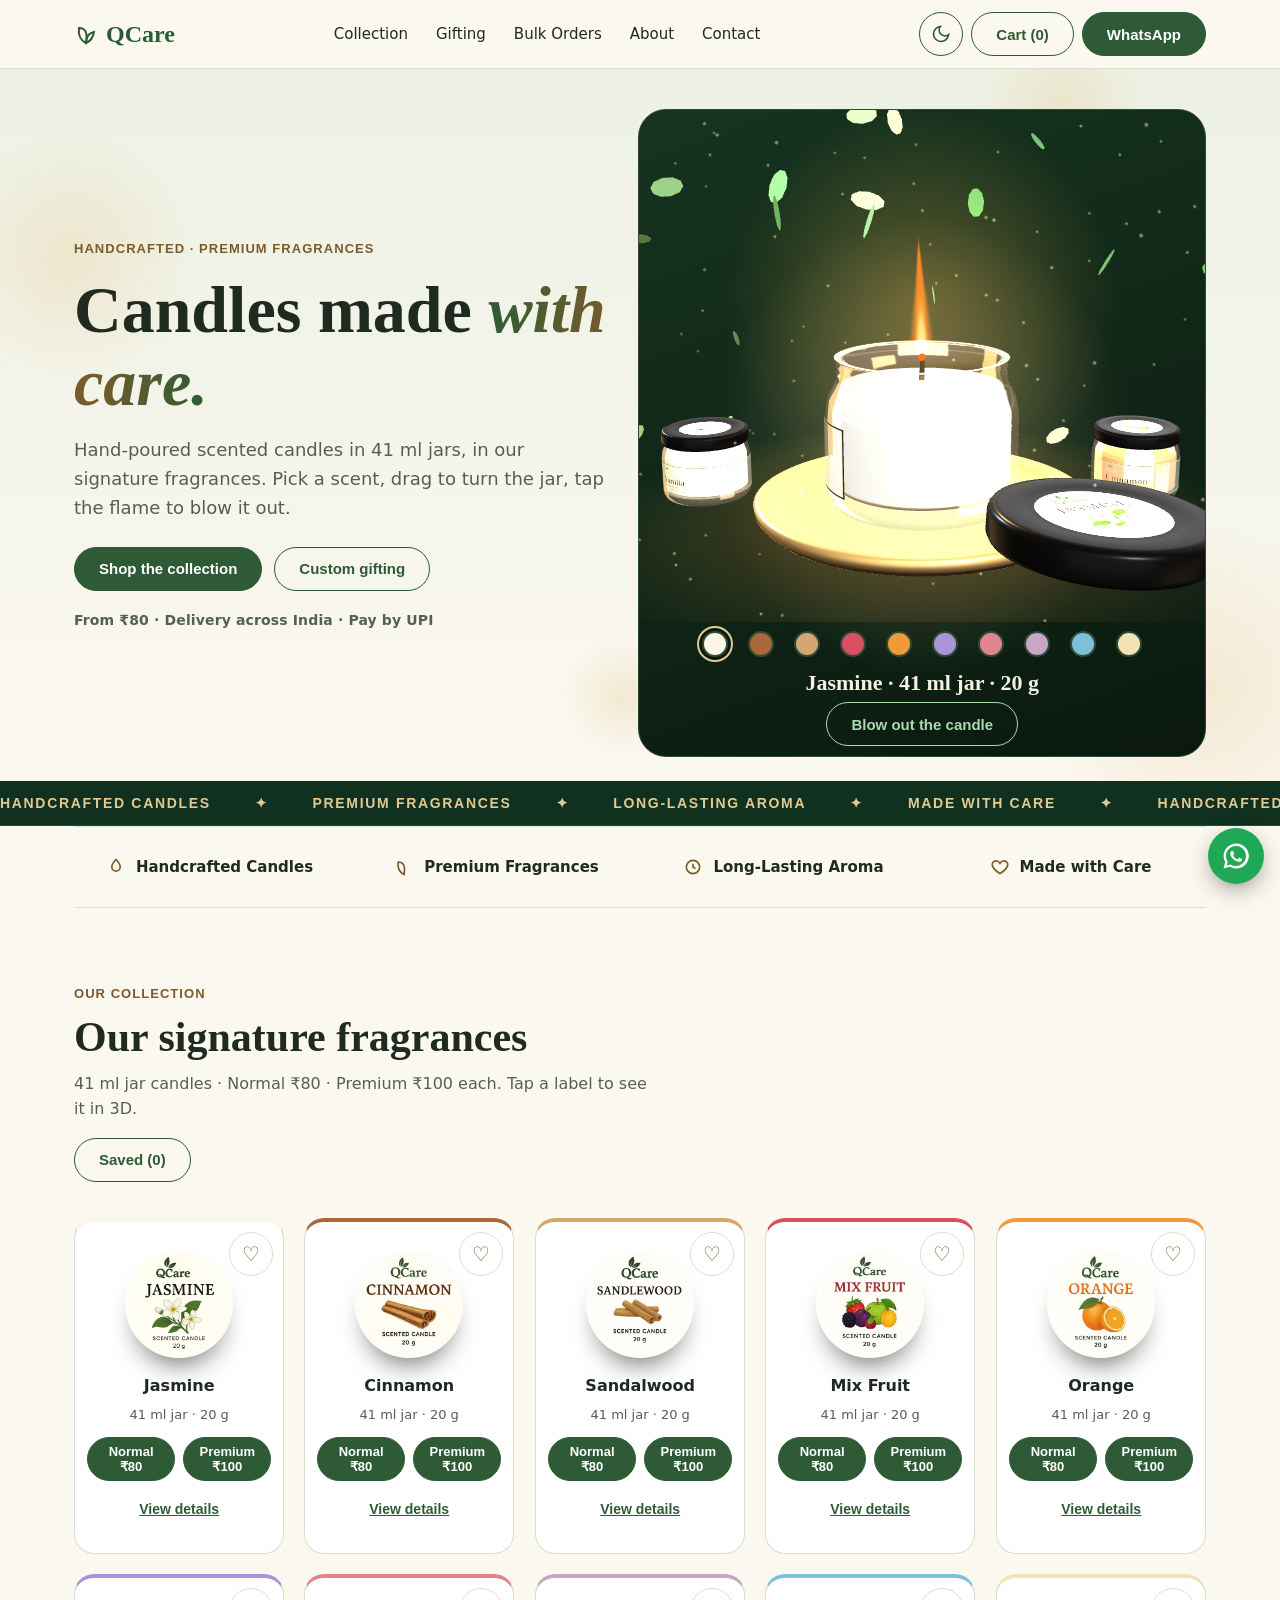
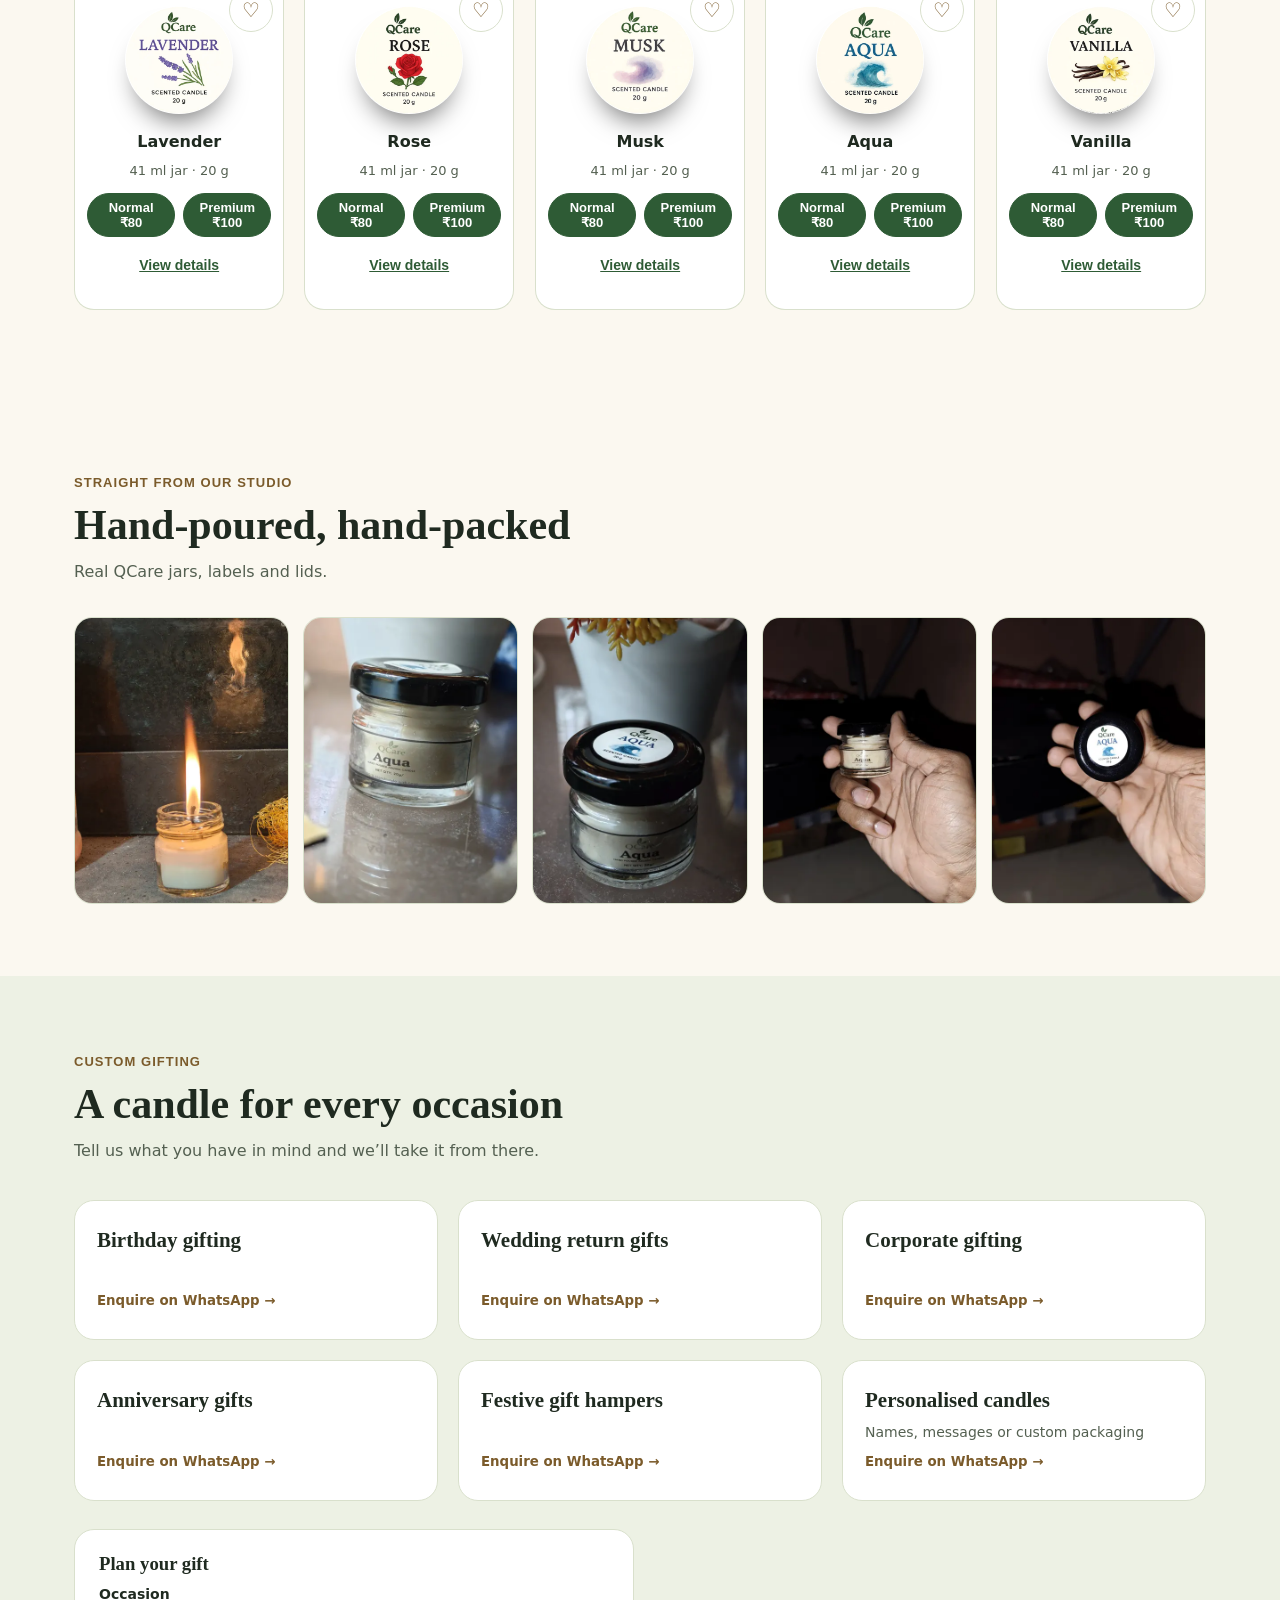
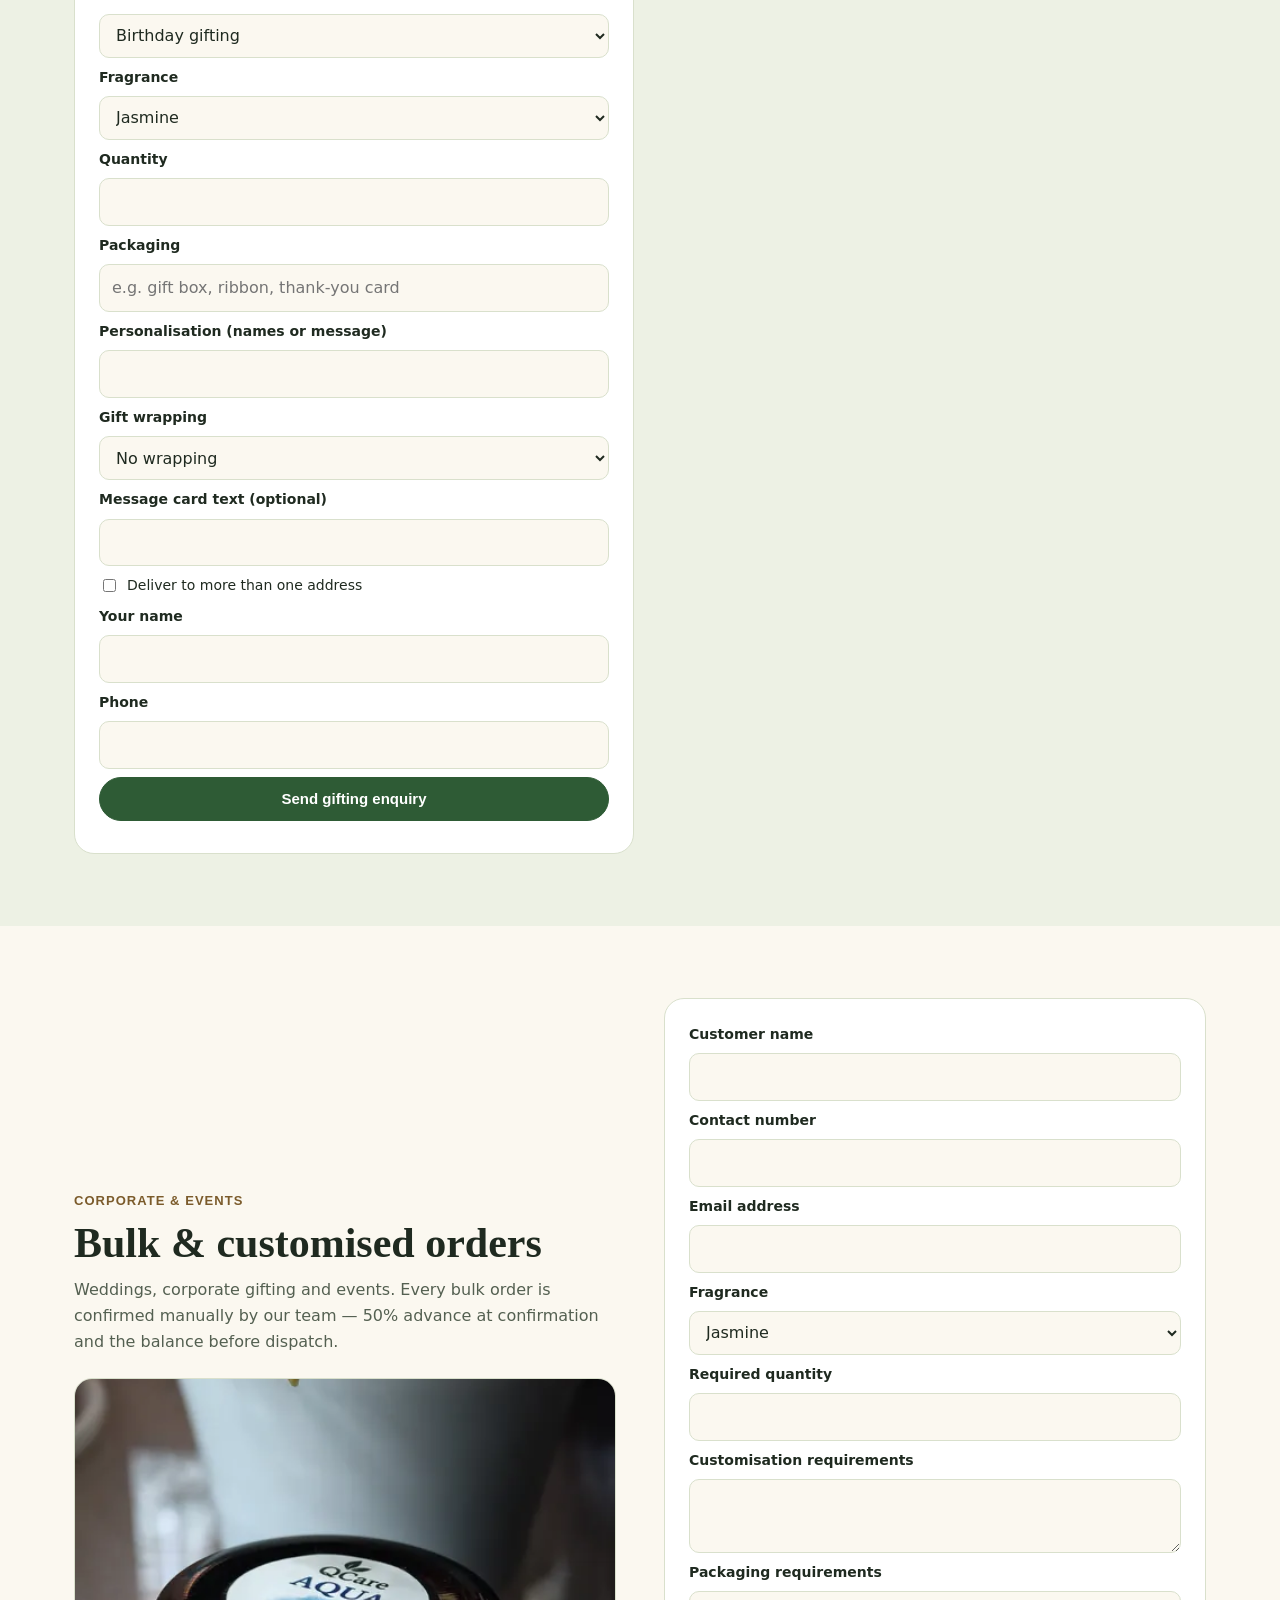
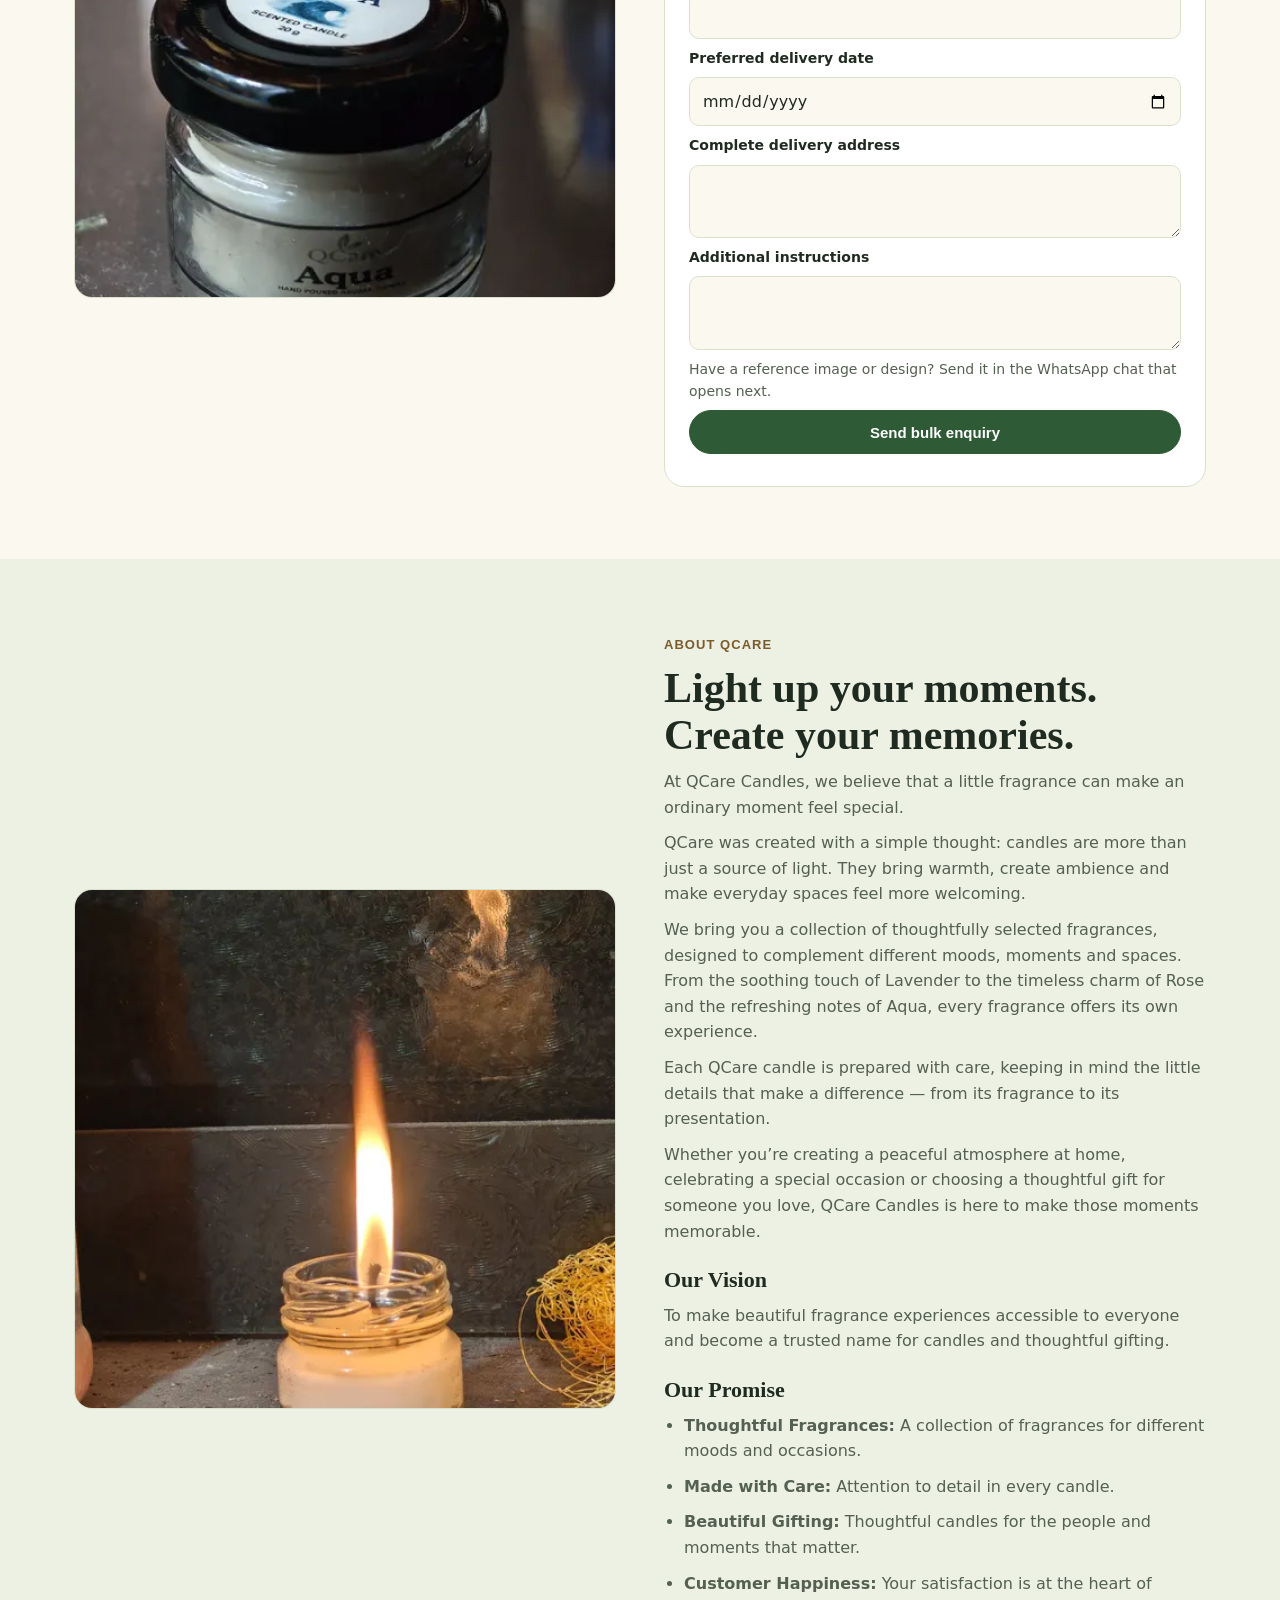
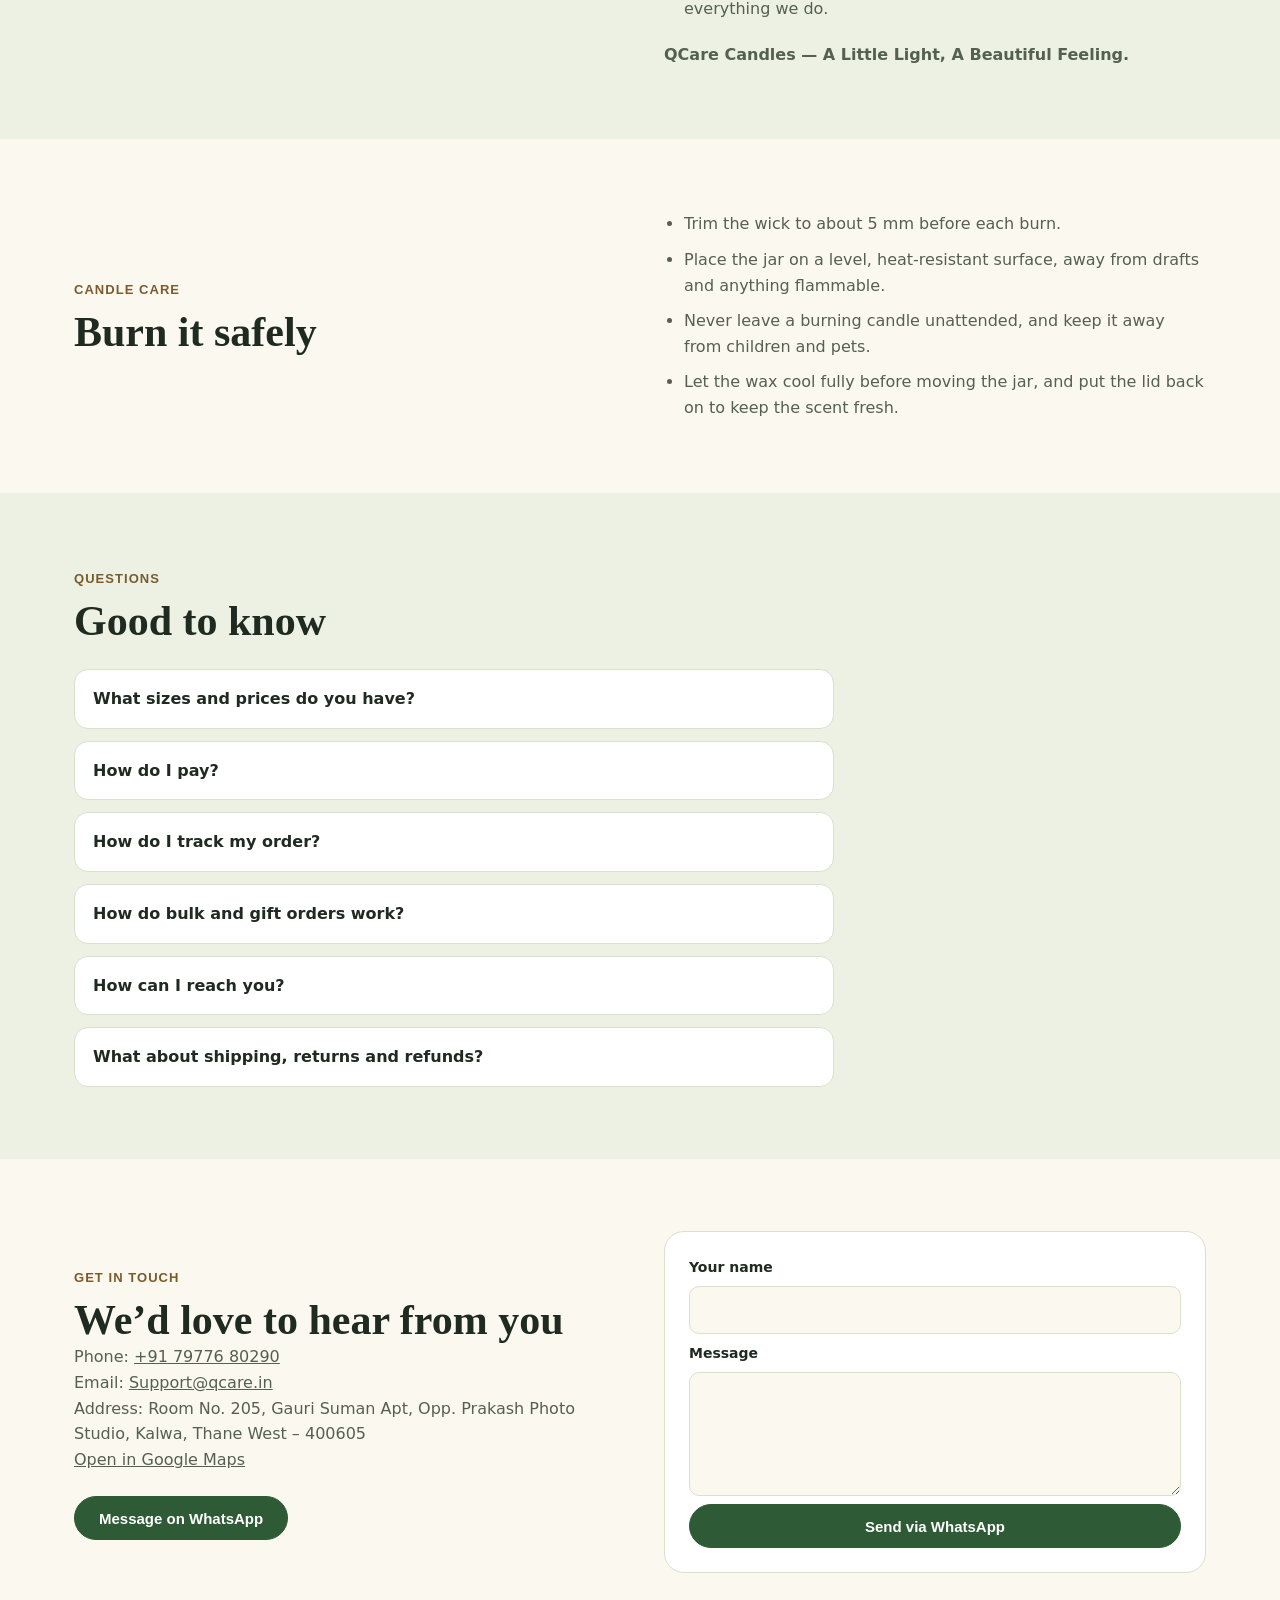
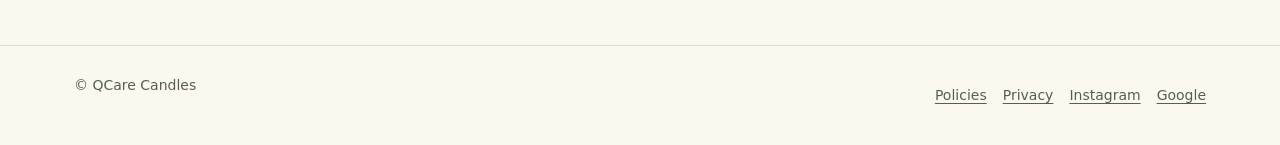
<file: index.html>
<!doctype html>
<html lang="en">
<head>
<meta charset="utf-8">
<meta name="viewport" content="width=device-width, initial-scale=1, viewport-fit=cover">
<meta name="description" content="QCare Candles: handcrafted scented candles in signature fragrances, custom gifting and bulk orders. Order online, pay by UPI.">
<meta http-equiv="Content-Security-Policy" content="default-src 'self'; script-src 'self'; style-src 'self' 'unsafe-inline' https://fonts.googleapis.com; font-src https://fonts.gstatic.com; img-src 'self' data: blob: https://*.supabase.co; connect-src 'self' https://*.supabase.co; object-src 'none'; base-uri 'self'; form-action 'self'">
<meta name="referrer" content="strict-origin-when-cross-origin">
<meta property="og:title" content="QCare Candles">
<meta property="og:description" content="Handcrafted scented candles, custom gifting and bulk orders.">
<meta property="og:type" content="website">
<meta property="og:image" content="assets/photos/photo-1.webp">
<link rel="preconnect" href="https://fonts.gstatic.com" crossorigin>
<title>QCare Candles</title>
<script src="js/theme.js"></script>
<link rel="stylesheet" href="https://fonts.googleapis.com/css2?family=Inter:wght@400;500;600&family=Playfair+Display:wght@600;700&display=swap">
<link rel="stylesheet" href="css/site.css">
</head>
<body>
<header><div class="w">
  <a class="logo" href="#top"><svg width="24" height="24" viewBox="0 0 24 24" fill="none" stroke="currentColor" stroke-width="2" aria-hidden="true"><path d="M12 21C6 18 4 13 5 6c6 0 9 4 7 15Z"/><path d="M12 21c0-6 3-10 8-11-1 6-3 9-8 11Z"/></svg>QCare</a>
  <nav id="nv" aria-label="Primary"><a href="#collection">Collection</a><a href="#gifting">Gifting</a><a href="#bulk">Bulk Orders</a><a href="#about">About</a><a href="#contact">Contact</a><a class="nw" data-wa="Hi QCare, I’d like to know more about your candles.">WhatsApp</a></nav>
  <span style="display:flex;gap:8px"><button class="btn o tg" id="mn" type="button" aria-label="Open menu" aria-expanded="false" aria-controls="nv"><svg viewBox="0 0 24 24" aria-hidden="true"><path d="M4 7h16M4 12h16M4 17h16"/></svg></button><button class="btn o tg" id="tm" type="button"></button><button class="btn o" id="cb" type="button">Cart (<span id="cc">0</span>)</button><a class="btn" data-wa="Hi QCare, I’d like to know more about your candles."><span class="wl">WhatsApp</span><span class="ws">Chat</span></a></span>
</div></header>

<main id="top">
<div class="band"><i class="bk b1"></i><i class="bk b2"></i><i class="bk b3"></i><i class="bk b4"></i><div class="w hero">
  <div>
    <span class="chip">Handcrafted · Premium fragrances</span>
    <h1>Candles made <em>with care.</em></h1>
    <p class="lead">Hand-poured scented candles in 41 ml jars, in our signature fragrances. Pick a scent, drag to turn the jar, tap the flame to blow it out.</p>
    <div class="cta"><a class="btn" href="#collection">Shop the collection</a><a class="btn o" href="#gifting">Custom gifting</a></div>
    <p class="tl" id="tl">Delivery across India · Pay by UPI · Order in two minutes</p>
  </div>
  <div class="stage">
    <div id="gl" role="img" aria-label="Interactive 3D QCare candle"></div>
    <div class="pick" id="pick" role="group" aria-label="Choose a fragrance"></div>
    <p class="fname" id="fname" aria-live="polite"></p>
    <div class="lt"><button class="btn o" id="lt" type="button">Blow out the candle</button></div>
  </div>
</div></div>
<div class="marq" aria-hidden="true"><div class="mt"><span>Handcrafted Candles</span><span>Premium Fragrances</span><span>Long-Lasting Aroma</span><span>Made with Care</span><span>Handcrafted Candles</span><span>Premium Fragrances</span><span>Long-Lasting Aroma</span><span>Made with Care</span></div></div>

<div class="w"><div class="feat">
  <div><svg width="20" height="20" viewBox="0 0 24 24" aria-hidden="true"><path d="M12 3c3 3 5 6 5 9a5 5 0 0 1-10 0c0-3 2-6 5-9Z"/></svg>Handcrafted Candles</div>
  <div><svg width="20" height="20" viewBox="0 0 24 24" aria-hidden="true"><path d="M12 21C6 18 4 13 5 6c6 0 9 4 7 15Z"/></svg>Premium Fragrances</div>
  <div><svg width="20" height="20" viewBox="0 0 24 24" aria-hidden="true"><circle cx="12" cy="12" r="8"/><path d="M12 8v4l3 2"/></svg>Long-Lasting Aroma</div>
  <div><svg width="20" height="20" viewBox="0 0 24 24" aria-hidden="true"><path d="M12 20s-7-4.4-9-9c-1-3 .6-6 3.6-6.4C8.6 4.300 10.600 5.400 12 7.500c1.400-2.100 3.400-3.200 5.400-2.900 3 .4 4.600 3.400 3.600 6.400-2 4.600-9 9-9 9Z"/></svg>Made with Care</div>
</div></div>

<section id="collection"><div class="w">
  <div class="rv"><span class="chip">Our collection</span><h2>Our signature fragrances</h2><p class="sub" id="csub">Tap a label to see it in 3D.</p><div class="opts"><button class="btn o" id="wf" type="button">Saved (0)</button></div></div>
  <div class="grid" id="grid"></div>
  <p class="em" id="gmsg" aria-live="polite"></p>
</div></section>

<section id="gallery"><div class="w"><div class="rv"><span class="chip">Straight from our studio</span><h2>Hand-poured, hand-packed</h2><p class="sub">Real QCare jars, labels and lids.</p></div>
  <div class="gal"><img src="assets/photos/photo-3.webp" alt="QCare candle burning in a small glass jar" loading="lazy"><img src="assets/photos/photo-4.webp" alt="QCare Aqua candle jar with its wrap label" loading="lazy"><img src="assets/photos/photo-2.webp" alt="Aqua candle jar with black lid beside a flower pot" loading="lazy"><img src="assets/photos/photo-5.webp" alt="Holding a QCare Aqua candle jar" loading="lazy"><img src="assets/photos/photo-6.webp" alt="QCare Aqua lid with the round sticker" loading="lazy"></div></div></section>

<!-- Seasonal banner. Remove the word "hidden" to show it again. -->
<section id="festive" class="dk" hidden><div class="w two">
  <div class="rv"><span class="chip">Festive collection</span><h2>Light up every celebration</h2><p class="sub">Handcrafted candles in premium fragrances — made for Diwali and every festival of lights.</p><div class="cta"><a class="btn" data-wa="Hi QCare, I’d like to order festive candles.">Order festive candles</a></div></div>
  <div class="fr tilt"><img src="assets/photos/photo-1.webp" alt="QCare Diwali greeting with scented candles, a diya and marigolds" width="560" height="560" loading="lazy"></div>
</div></section>

<section id="gifting" class="alt"><div class="w">
  <div class="rv"><span class="chip">Custom gifting</span><h2>A candle for every occasion</h2><p class="sub">Tell us what you have in mind and we’ll take it from there.</p></div>
  <div class="og" id="og"></div>
  <form id="gf" style="margin-top:28px;max-width:560px"><h3>Plan your gift</h3><label for="go">Occasion</label><select id="go"></select><label for="gfr">Fragrance</label><select id="gfr"></select><label for="gq">Quantity</label><input id="gq" type="number" min="1" required><label for="gk">Packaging</label><input id="gk" placeholder="e.g. gift box, ribbon, thank-you card"><label for="gp">Personalisation (names or message)</label><input id="gp"><label for="gw">Gift wrapping</label><select id="gw"><option>No wrapping</option><option>Gift wrap</option><option>Gift box</option></select><label for="gc">Message card text (optional)</label><input id="gc"><label style="display:flex;gap:8px;align-items:center;font-weight:500"><input id="gma" type="checkbox" style="min-height:0"> Deliver to more than one address</label><label for="gn">Your name</label><input id="gn" required autocomplete="name"><label for="gt">Phone</label><input id="gt" type="tel" required autocomplete="tel"><input class="hp" name="website" tabindex="-1" autocomplete="off" aria-hidden="true"><button class="btn" type="submit">Send gifting enquiry</button><small class="em" id="gm" aria-live="polite"></small></form>
</div></section>

<section id="bulk"><div class="w two">
  <div class="rv"><span class="chip">Corporate &amp; events</span><h2>Bulk &amp; customised orders</h2>
    <p class="sub">Weddings, corporate gifting and events. Every bulk order is confirmed manually by our team — 50% advance at confirmation and the balance before dispatch.</p>
    <img class="ph" style="margin-top:24px" src="assets/photos/photo-2.webp" alt="Aqua candle jar with black lid beside a flower pot" loading="lazy"></div>
  <form id="bf"><label for="bn">Customer name</label><input id="bn" required autocomplete="name">
    <label for="bp">Contact number</label><input id="bp" type="tel" required autocomplete="tel">
    <label for="be">Email address</label><input id="be" type="email" autocomplete="email">
    <label for="bfr">Fragrance</label><select id="bfr"></select>
    <label for="bq">Required quantity</label><input id="bq" type="number" min="1" required>
    <label for="bc">Customisation requirements</label><textarea id="bc" rows="2"></textarea>
    <label for="bk">Packaging requirements</label><input id="bk">
    <label for="bd">Preferred delivery date</label><input id="bd" type="date">
    <label for="ba">Complete delivery address</label><textarea id="ba" rows="2" required></textarea>
    <label for="bi">Additional instructions</label><textarea id="bi" rows="2"></textarea>
    <small class="em">Have a reference image or design? Send it in the WhatsApp chat that opens next.</small>
    <input class="hp" name="website" tabindex="-1" autocomplete="off" aria-hidden="true">
    <button class="btn" type="submit">Send bulk enquiry</button><small class="em" id="bm" aria-live="polite"></small></form>
</div></section>

<section id="about" class="alt"><div class="w two">
  <img class="ph" src="assets/photos/photo-3.webp" alt="QCare candle burning in a small glass jar" loading="lazy">
  <div class="rv"><span class="chip">About QCare</span><h2>Light up your moments. Create your memories.</h2>
    <p class="sub">At QCare Candles, we believe that a little fragrance can make an ordinary moment feel special.</p><p class="sub">QCare was created with a simple thought: candles are more than just a source of light. They bring warmth, create ambience and make everyday spaces feel more welcoming.</p><p class="sub">We bring you a collection of thoughtfully selected fragrances, designed to complement different moods, moments and spaces. From the soothing touch of Lavender to the timeless charm of Rose and the refreshing notes of Aqua, every fragrance offers its own experience.</p><p class="sub">Each QCare candle is prepared with care, keeping in mind the little details that make a difference — from its fragrance to its presentation.</p><p class="sub">Whether you’re creating a peaceful atmosphere at home, celebrating a special occasion or choosing a thoughtful gift for someone you love, QCare Candles is here to make those moments memorable.</p><h3 class="ah">Our Vision</h3><p class="sub">To make beautiful fragrance experiences accessible to everyone and become a trusted name for candles and thoughtful gifting.</p><h3 class="ah">Our Promise</h3><ul class="cl" style="margin-top:10px"><li><b>Thoughtful Fragrances:</b> A collection of fragrances for different moods and occasions.</li><li><b>Made with Care:</b> Attention to detail in every candle.</li><li><b>Beautiful Gifting:</b> Thoughtful candles for the people and moments that matter.</li><li><b>Customer Happiness:</b> Your satisfaction is at the heart of everything we do.</li></ul><p class="sub" style="margin-top:20px"><b>QCare Candles — A Little Light, A Beautiful Feeling.</b></p></div>
</div></section>

<!-- Remove "hidden" once you have real customer reviews to show. -->
<section id="reviews" hidden><div class="w"><div class="rv"><span class="chip">Happy customers</span><h2>What customers say</h2><p class="sub">Verified customer reviews will appear here soon.</p></div>
  <div class="rc" style="margin-top:32px"><p>We’re collecting our first customer reviews. Bought a QCare candle? Message us on WhatsApp and tell us what you think.</p></div><div class="cta"><a class="btn o" href="https://share.google/tVYJMkjYh8guSN7fn" target="_blank" rel="noopener">Find QCare on Google</a></div></div></section>


<section id="care"><div class="w two"><div class="rv"><span class="chip">Candle care</span><h2>Burn it safely</h2></div><ul class="cl"><li>Trim the wick to about 5 mm before each burn.</li><li>Place the jar on a level, heat-resistant surface, away from drafts and anything flammable.</li><li>Never leave a burning candle unattended, and keep it away from children and pets.</li><li>Let the wax cool fully before moving the jar, and put the lid back on to keep the scent fresh.</li></ul></div></section>
<section id="faq" class="alt"><div class="w"><div class="rv"><span class="chip">Questions</span><h2>Good to know</h2></div><div class="faq" style="margin-top:24px;max-width:760px">
<details><summary>What sizes and prices do you have?</summary><p>Our candles come in a 41 ml jar. The price of each candle is shown in the collection above. Shipping is added at checkout once you enter your PIN code.</p></details>
<details><summary>How do I pay?</summary><p>Place your order on this site, then send us the order on WhatsApp. We reply with a UPI QR code for the exact amount. Once the payment reaches our account we confirm your order and dispatch it. We do not offer cash on delivery at the moment.</p></details>
<details><summary>How do I track my order?</summary><p>Open the cart and use “Track an order” with your order number and mobile number. We also send updates on WhatsApp.</p></details>
<details><summary>How do bulk and gift orders work?</summary><p>Send a bulk enquiry or use Plan your gift. Our team confirms every bulk order manually, with 50% advance at confirmation and the balance before dispatch.</p></details>
<details><summary>How can I reach you?</summary><p id="fq"></p></details>
<details><summary>What about shipping, returns and refunds?</summary><p>See our <a href="policies.html">shipping, returns, refund and privacy policies</a>.</p></details></div></div></section>
<section id="contact"><div class="w two">
  <div class="rv info"><span class="chip">Get in touch</span><h2>We’d love to hear from you</h2>
    <p class="sub" id="ci"></p>
    <div class="cta"><a class="btn" data-wa="Hi QCare, I have a question.">Message on WhatsApp</a></div></div>
  <form id="f"><label for="n">Your name</label><input id="n" required autocomplete="name"><label for="m">Message</label><textarea id="m" rows="4" required maxlength="1000"></textarea><input class="hp" name="website" tabindex="-1" autocomplete="off" aria-hidden="true"><button class="btn" type="submit">Send via WhatsApp</button></form>
</div></section>
</main>

<footer><div class="w"><span>© QCare Candles<span id="gsn"></span></span><span><a href="policies.html">Policies</a><a href="policies.html#privacy">Privacy</a><span id="so"></span></span></div></footer>

<a class="fab" data-wa="Hi QCare, I have a question." aria-label="Chat on WhatsApp"><svg viewBox="0 0 24 24" aria-hidden="true"><path d="M12 2a10 10 0 0 0-8.6 15L2 22l5.2-1.4A10 10 0 1 0 12 2Zm0 18a8 8 0 0 1-4.1-1.1l-.3-.2-3 .8.8-2.9-.2-.3A8 8 0 1 1 12 20Zm4.4-5.9c-.2-.1-1.4-.7-1.6-.8-.2-.1-.4-.1-.5.1-.2.2-.6.8-.8 1-.1.2-.3.2-.5.1-.2-.1-1-.4-1.9-1.2-.7-.6-1.2-1.4-1.3-1.6-.1-.2 0-.4.1-.5l.4-.4c.1-.1.2-.3.2-.4.1-.2 0-.3 0-.4l-.7-1.7c-.2-.4-.4-.4-.5-.4h-.5c-.2 0-.4.1-.6.3-.2.2-.8.8-.8 1.9s.8 2.2.9 2.4c.1.2 1.6 2.5 4 3.5.6.2 1 .4 1.3.5.6.2 1.1.1 1.5.1.5-.1 1.4-.6 1.6-1.1.2-.5.2-1 .1-1.1-.1-.1-.2-.2-.4-.3Z"/></svg></a>
<div class="dr" id="pd" hidden role="dialog" aria-modal="true" aria-label="Product details"><div class="dp"><div class="dh"><h3 id="pt"></h3><button class="x" id="px" type="button" aria-label="Close product">×</button></div><div id="pb"></div></div></div>
<div class="dr" id="dr" hidden role="dialog" aria-modal="true" aria-label="Your cart"><div class="dp">
<div class="dh"><h3>Your cart</h3><button class="x" id="dx" type="button" aria-label="Close cart">×</button></div>
<div id="dl"></div>
<div id="done" aria-live="polite"></div>
<div id="cx">
<details class="cpd"><summary>Have a coupon code?</summary><div class="r2"><input id="cp" autocomplete="off" maxlength="20" aria-label="Coupon code"><button class="btn o" id="ca" type="button">Apply</button></div></details><small class="em" id="cm" aria-live="polite"></small>
<div><label for="pin">Delivery PIN code</label><input id="pin" inputmode="numeric" maxlength="6" placeholder="6-digit PIN" autocomplete="postal-code"></div>
<div class="tt" id="tt"></div>
<small class="er" id="qe" aria-live="polite"></small>
<form id="co" novalidate><label for="nm">Full name</label><input id="nm" name="nm" required maxlength="80" autocomplete="name">
<div class="g2"><div><label for="ph">Mobile number</label><input id="ph" name="ph" type="tel" required maxlength="14" autocomplete="tel" inputmode="tel"></div><div><label for="em">Email (optional)</label><input id="em" name="em" type="email" maxlength="120" autocomplete="email"></div></div>
<label for="a1">House / building</label><input id="a1" name="a1" required maxlength="120" autocomplete="address-line1">
<label for="a2">Street / locality</label><input id="a2" name="a2" maxlength="120" autocomplete="address-line2">
<div class="g2"><div><label for="ct">City</label><input id="ct" name="ct" required maxlength="60" autocomplete="address-level2"></div><div><label for="st">State</label><input id="st" name="st" required maxlength="60" autocomplete="address-level1"></div></div>
<label for="nt">Personalisation (name or message, optional)</label><input id="nt" name="nt" maxlength="200">
<input class="hp" name="website" tabindex="-1" autocomplete="off" aria-hidden="true">
<div class="hw"><b>How payment works:</b> place the order, send it to us on WhatsApp, and we reply with a UPI QR code for the exact amount. Your order is confirmed once the payment reaches our account.</div>
<button class="btn" type="submit" id="pb2">Place order</button><small class="er" id="cm2" aria-live="polite"></small></form>
</div>
<details><summary>Past orders on this device</summary><div id="oh"></div></details>
<details id="tk"><summary>Track an order</summary><form class="trk" id="tf" style="padding:0;border:0;background:none"><label for="to">Order number</label><input id="to" required maxlength="12" placeholder="e.g. QC1001" autocomplete="off"><label for="tp">Mobile number used on the order</label><input id="tp" type="tel" required maxlength="14" autocomplete="tel"><button class="btn o" type="submit">Check status</button><small class="em" id="tr" aria-live="polite"></small></form></details>
<p class="dn" id="dn"></p>
</div></div>
<script src="js/vendor/three.min.js" defer></script>
<script src="js/config.js" defer></script>
<script src="js/store.js" defer></script>
</body>
</html>
</file>
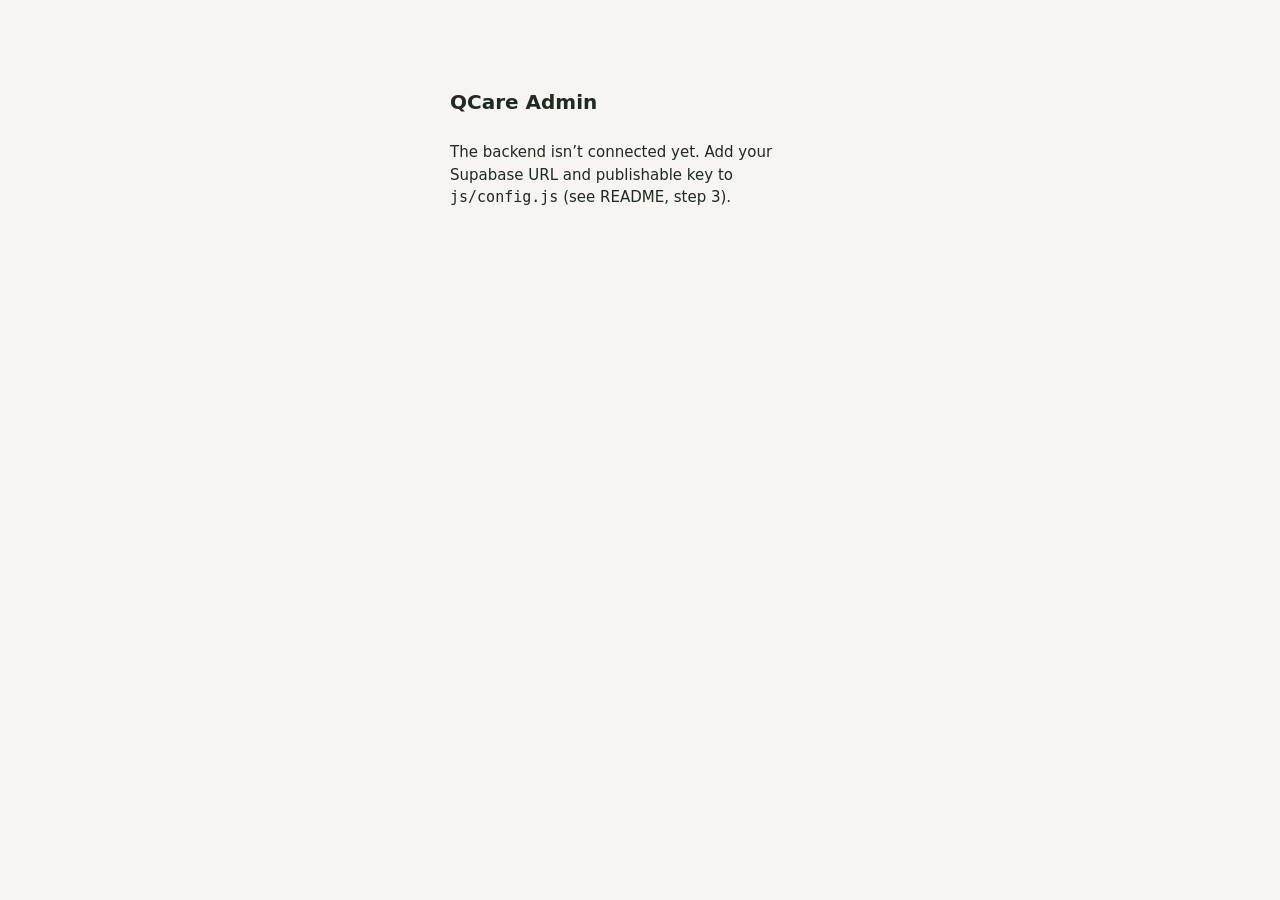
<file: admin/index.html>
<!doctype html>
<html lang="en">
<head>
<meta charset="utf-8">
<meta name="viewport" content="width=device-width, initial-scale=1">
<meta name="robots" content="noindex, nofollow">
<meta http-equiv="Content-Security-Policy" content="default-src 'self'; script-src 'self'; style-src 'self' 'unsafe-inline'; img-src 'self' data: blob: https://*.supabase.co; connect-src 'self' https://*.supabase.co wss://*.supabase.co; object-src 'none'; base-uri 'self'; form-action 'self'">
<meta name="referrer" content="no-referrer">
<title>QCare Admin</title>
<link rel="stylesheet" href="admin.css">
</head>
<body>
<div id="app"><p class="mut" style="padding:40px">Loading…</p></div>
<dialog id="dlg"><div id="dlgb"></div></dialog>
<div id="toast" role="status" aria-live="polite"></div>
<script src="vendor/supabase.js"></script>
<script src="../js/config.js"></script>
<script src="admin.js"></script>
</body>
</html>
</file>
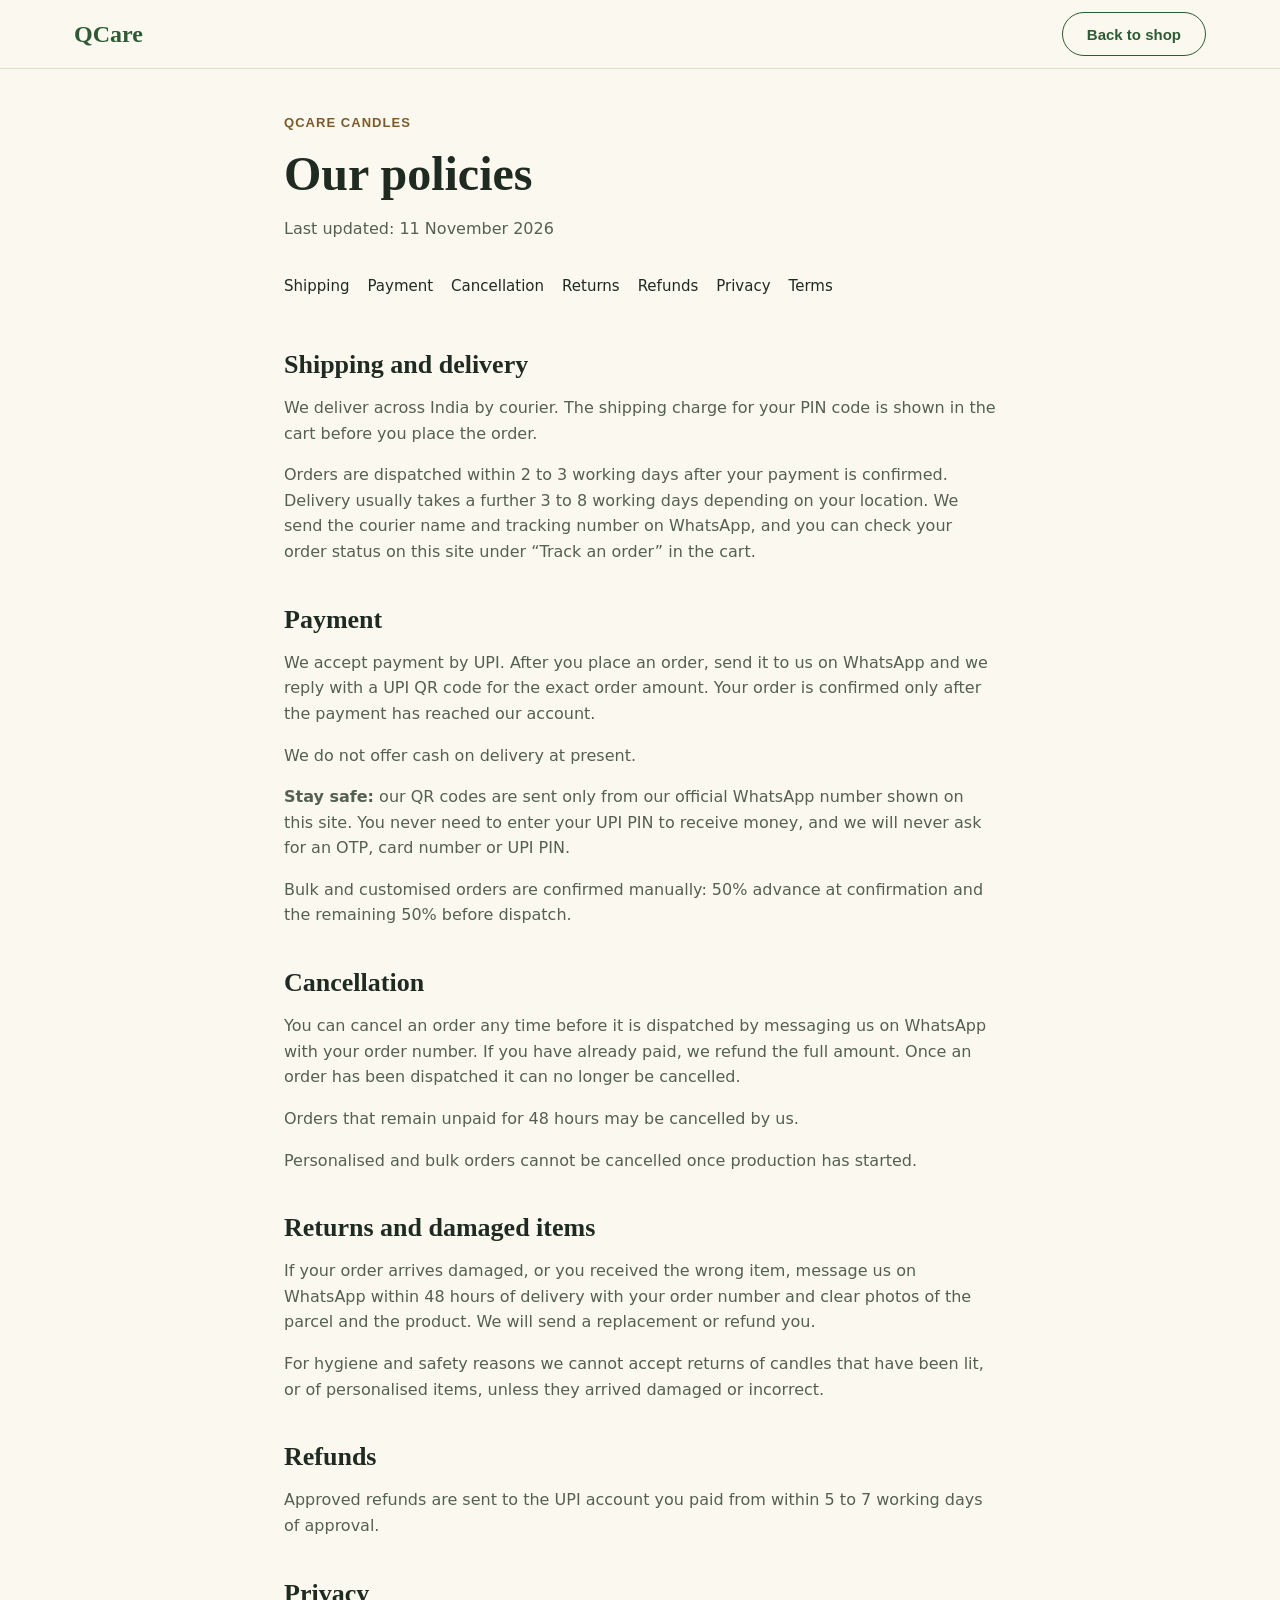
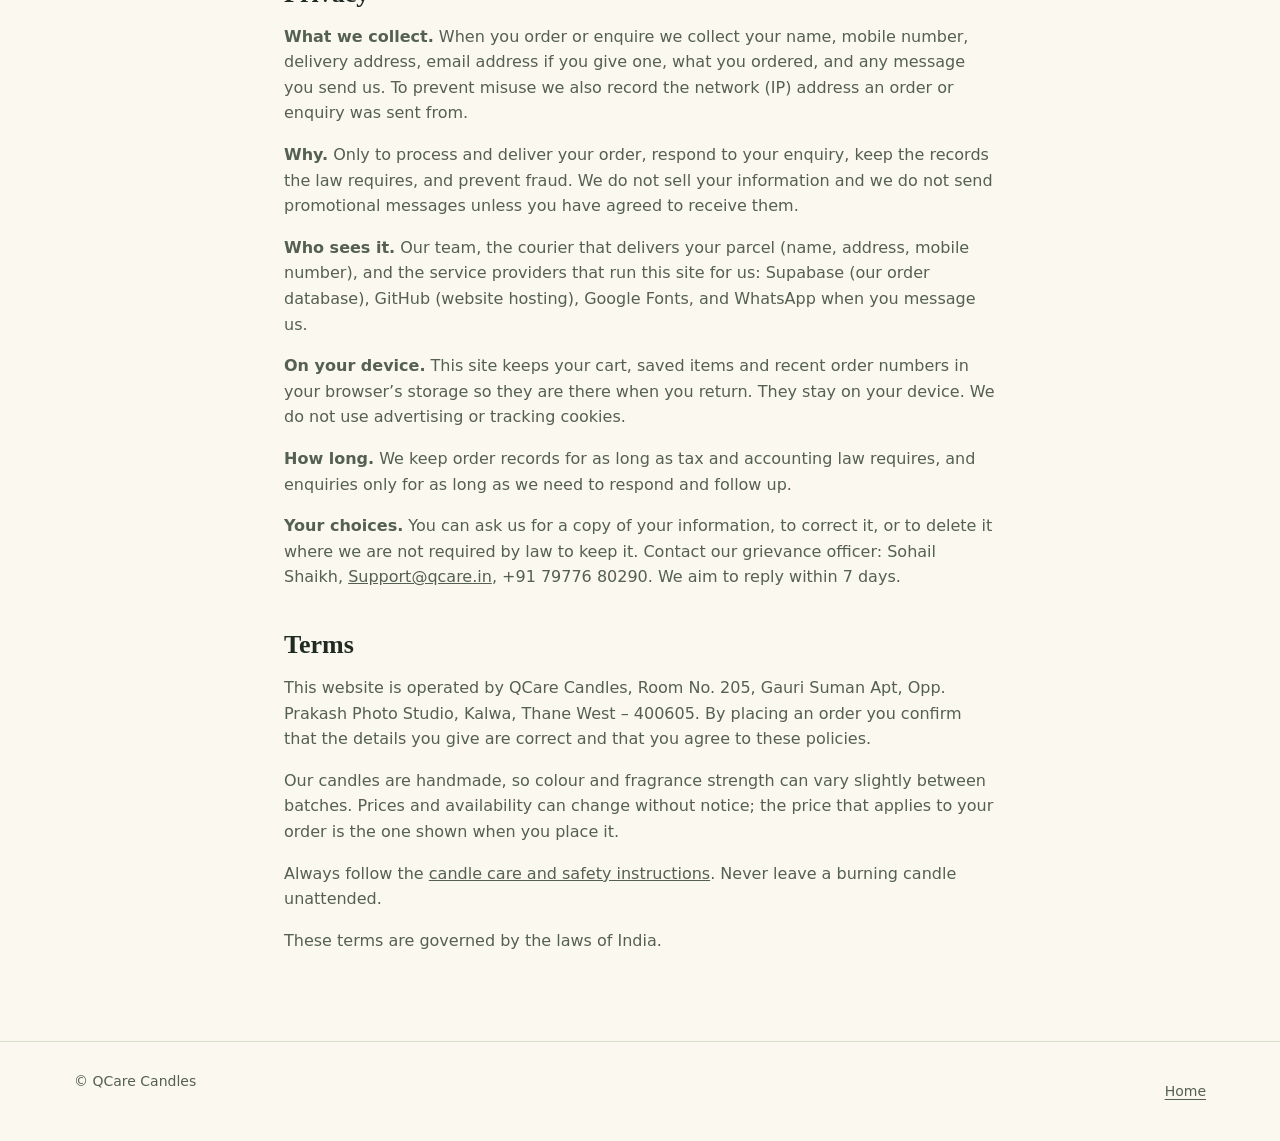
<file: policies.html>
<!doctype html>
<html lang="en">
<head>
<meta charset="utf-8">
<meta name="viewport" content="width=device-width, initial-scale=1, viewport-fit=cover">
<meta name="description" content="QCare Candles policies: shipping, payment, cancellation, returns, refunds, privacy and terms.">
<meta http-equiv="Content-Security-Policy" content="default-src 'self'; script-src 'self'; style-src 'self' 'unsafe-inline' https://fonts.googleapis.com; font-src https://fonts.gstatic.com; img-src 'self' data:; object-src 'none'; base-uri 'self'">
<title>Policies · QCare Candles</title>
<script src="js/theme.js"></script>
<link rel="stylesheet" href="https://fonts.googleapis.com/css2?family=Inter:wght@400;500;600&family=Playfair+Display:wght@600;700&display=swap">
<link rel="stylesheet" href="css/site.css">
</head>
<body>
<header><div class="w"><a class="logo" href="index.html">QCare</a><a class="btn o" href="index.html#collection">Back to shop</a></div></header>
<main class="pol">
<span class="chip">QCare Candles</span>
<h1>Our policies</h1>
<p>Last updated: 11 November 2026</p>
<nav><a href="#shipping">Shipping</a><a href="#payment">Payment</a><a href="#cancellation">Cancellation</a><a href="#returns">Returns</a><a href="#refunds">Refunds</a><a href="#privacy">Privacy</a><a href="#terms">Terms</a></nav>

<h2 id="shipping">Shipping and delivery</h2>
<p>We deliver across India by courier. The shipping charge for your PIN code is shown in the cart before you place the order.</p>
<p>Orders are dispatched within 2 to 3 working days after your payment is confirmed. Delivery usually takes a further 3 to 8 working days depending on your location. We send the courier name and tracking number on WhatsApp, and you can check your order status on this site under “Track an order” in the cart.</p>

<h2 id="payment">Payment</h2>
<p>We accept payment by UPI. After you place an order, send it to us on WhatsApp and we reply with a UPI QR code for the exact order amount. Your order is confirmed only after the payment has reached our account.</p>
<p>We do not offer cash on delivery at present.</p>
<p><b>Stay safe:</b> our QR codes are sent only from our official WhatsApp number shown on this site. You never need to enter your UPI PIN to receive money, and we will never ask for an OTP, card number or UPI PIN.</p>
<p>Bulk and customised orders are confirmed manually: 50% advance at confirmation and the remaining 50% before dispatch.</p>

<h2 id="cancellation">Cancellation</h2>
<p>You can cancel an order any time before it is dispatched by messaging us on WhatsApp with your order number. If you have already paid, we refund the full amount. Once an order has been dispatched it can no longer be cancelled.</p>
<p>Orders that remain unpaid for 48 hours may be cancelled by us.</p>
<p>Personalised and bulk orders cannot be cancelled once production has started.</p>

<h2 id="returns">Returns and damaged items</h2>
<p>If your order arrives damaged, or you received the wrong item, message us on WhatsApp within 48 hours of delivery with your order number and clear photos of the parcel and the product. We will send a replacement or refund you.</p>
<p>For hygiene and safety reasons we cannot accept returns of candles that have been lit, or of personalised items, unless they arrived damaged or incorrect.</p>

<h2 id="refunds">Refunds</h2>
<p>Approved refunds are sent to the UPI account you paid from within 5 to 7 working days of approval.</p>

<h2 id="privacy">Privacy</h2>
<p><b>What we collect.</b> When you order or enquire we collect your name, mobile number, delivery address, email address if you give one, what you ordered, and any message you send us. To prevent misuse we also record the network (IP) address an order or enquiry was sent from.</p>
<p><b>Why.</b> Only to process and deliver your order, respond to your enquiry, keep the records the law requires, and prevent fraud. We do not sell your information and we do not send promotional messages unless you have agreed to receive them.</p>
<p><b>Who sees it.</b> Our team, the courier that delivers your parcel (name, address, mobile number), and the service providers that run this site for us: Supabase (our order database), GitHub (website hosting), Google Fonts, and WhatsApp when you message us.</p>
<p><b>On your device.</b> This site keeps your cart, saved items and recent order numbers in your browser’s storage so they are there when you return. They stay on your device. We do not use advertising or tracking cookies.</p>
<p><b>How long.</b> We keep order records for as long as tax and accounting law requires, and enquiries only for as long as we need to respond and follow up.</p>
<p><b>Your choices.</b> You can ask us for a copy of your information, to correct it, or to delete it where we are not required by law to keep it. Contact our grievance officer: Sohail Shaikh, <a href="mailto:Support@qcare.in">Support@qcare.in</a>, +91 79776 80290. We aim to reply within 7 days.</p>

<h2 id="terms">Terms</h2>
<p>This website is operated by QCare Candles, Room No. 205, Gauri Suman Apt, Opp. Prakash Photo Studio, Kalwa, Thane West – 400605. By placing an order you confirm that the details you give are correct and that you agree to these policies.</p>
<p>Our candles are handmade, so colour and fragrance strength can vary slightly between batches. Prices and availability can change without notice; the price that applies to your order is the one shown when you place it.</p>
<p>Always follow the <a href="index.html#care">candle care and safety instructions</a>. Never leave a burning candle unattended.</p>
<p>These terms are governed by the laws of India.</p>
</main>
<footer><div class="w"><span>© QCare Candles</span><span><a href="index.html">Home</a></span></div></footer>
</body>
</html>
</file>
<file: css/site.css>
:root{--bg:#FBF8F0;--bg2:#EDF1E4;--card:#FFFFFF;--ink:#1F2A20;--soft:#546051;--green:#2E5B35;--gold:#7B5B2B;--line:#D9E0CC;--glow:rgba(227,200,143,.3);--btn:#2E5B35;--btnink:#FFFFFF;color-scheme:light;box-sizing:border-box;padding-top:env(safe-area-inset-top,0px);padding-bottom:env(safe-area-inset-bottom,0px)}
@media(prefers-color-scheme:dark){:root:not([data-theme="light"]){--bg:#0E1A12;--bg2:#13231A;--card:#18291E;--ink:#EEF2E4;--soft:#B3C1AA;--green:#93C99A;--gold:#DDC28A;--line:#2B4033;--glow:rgba(227,200,143,.3);--btn:#93C99A;--btnink:#0C1D11;color-scheme:dark}}
:root[data-theme="dark"]{--bg:#0E1A12;--bg2:#13231A;--card:#18291E;--ink:#EEF2E4;--soft:#B3C1AA;--green:#93C99A;--gold:#DDC28A;--line:#2B4033;--glow:rgba(227,200,143,.3);--btn:#93C99A;--btnink:#0C1D11;color-scheme:dark}
*{box-sizing:border-box}
html{scroll-padding-top:calc(env(safe-area-inset-top,0px) + 72px)}
@media(prefers-reduced-motion:no-preference){html{scroll-behavior:smooth}}
body{margin:0;background:var(--bg);color:var(--ink);font:16px/1.6 Inter,system-ui,sans-serif}
body::before{content:"";position:fixed;inset:0 0 auto;height:env(safe-area-inset-top,0px);z-index:10;background:var(--bg)}
h1,h2,h3{font-family:'Playfair Display',Georgia,serif;line-height:1.12;margin:0}
a{color:inherit}
.w{max-width:1180px;margin:0 auto;padding:0 24px}
header{position:sticky;top:env(safe-area-inset-top,0px);z-index:9;background:var(--bg);border-bottom:1px solid var(--line)}
header .w{display:flex;align-items:center;justify-content:space-between;min-height:68px;gap:16px}
.logo{display:flex;align-items:center;gap:8px;font:700 24px 'Playfair Display',Georgia,serif;color:var(--green);text-decoration:none}
nav{display:flex;gap:28px}
nav a{text-decoration:none;font-weight:500;font-size:15px;padding:12px 0}
nav a:hover{color:var(--gold)}
.btn{display:inline-flex;align-items:center;justify-content:center;min-height:44px;padding:0 24px;border-radius:999px;font:600 15px Inter,sans-serif;text-decoration:none;cursor:pointer;border:1.5px solid var(--btn);background:var(--btn);color:var(--btnink)}
.btn.o{background:transparent;color:var(--green);border-color:var(--green)}
.btn:hover{filter:brightness(1.1)}
.chip{font:600 13px Inter,sans-serif;letter-spacing:.08em;text-transform:uppercase;color:var(--gold)}
.hero{display:grid;grid-template-columns:1fr 1.05fr;align-items:center;gap:24px;padding:40px 0 24px}
h1{font-size:clamp(40px,5.6vw,66px);margin:12px 0 16px}
.lead{color:var(--soft);font-size:18px;max-width:30em;margin:0}
.cta{display:flex;flex-wrap:wrap;gap:12px;margin-top:24px}
.stage{display:flex;flex-direction:column;height:clamp(520px,72vh,700px);border-radius:28px;overflow:hidden;border:1px solid var(--line);background:radial-gradient(closest-side at 50% 52%,rgba(230,205,150,.3),transparent 74%),linear-gradient(160deg,#16341F,#0A180F)}
#gl{flex:1;min-height:0;position:relative;touch-action:pan-y;cursor:grab}
#gl canvas{width:100%;height:100%;display:block}
.fb{padding:40px;text-align:center;color:var(--soft)}
.pick{display:flex;flex-wrap:wrap;justify-content:center;gap:2px}
.pick button{width:44px;height:44px;display:grid;place-items:center;background:none;border:0;cursor:pointer;padding:0}
.dot{width:26px;height:26px;border-radius:50%;border:2px solid var(--line);transition:transform .2s}
.pick button:hover .dot{transform:scale(1.15)}
.pick button[aria-pressed="true"] .dot{box-shadow:0 0 0 3px var(--bg),0 0 0 5px var(--gold)}
.fname{text-align:center;font:600 22px 'Playfair Display',Georgia,serif;margin:4px 0 0}
section{padding:72px 0}
.alt{background:var(--bg2)}
h2{font-size:clamp(28px,3.6vw,42px);margin-top:8px}
.sub{color:var(--soft);margin:10px 0 0;max-width:36em}
.feat{display:grid;grid-template-columns:repeat(4,1fr);gap:16px;padding:28px 0;border-top:1px solid var(--line);border-bottom:1px solid var(--line)}
.feat div{display:flex;align-items:center;justify-content:center;gap:10px;font-weight:600;font-size:15px}
.feat svg{stroke:var(--gold);fill:none;stroke-width:2;flex:none}
.grid{display:grid;grid-template-columns:repeat(auto-fill,minmax(190px,1fr));gap:20px;margin-top:36px}
.tilt{transition:transform .18s ease-out,box-shadow .25s;transform-style:preserve-3d;will-change:transform}
.card{display:flex;flex-direction:column;align-items:center;gap:6px;padding:28px 12px 22px;background:var(--card);border:1px solid var(--line);border-radius:20px;color:inherit;font:inherit;cursor:pointer}
.card>*{transform:translateZ(18px)}
.card small{color:var(--soft);font-size:13px}
.ball{width:76px;height:76px;border-radius:50%;margin-bottom:8px;background:radial-gradient(circle at 32% 28%,rgba(255,255,255,.75),transparent 42%),var(--c);box-shadow:0 16px 22px -10px rgba(0,0,0,.4);transform:translateZ(40px)!important}
.tilt:hover{box-shadow:0 24px 44px -20px rgba(0,0,0,.5)}
.occ{display:flex;flex-direction:column;gap:8px;padding:28px 22px;background:var(--card);border:1px solid var(--line);border-radius:20px;text-decoration:none;min-height:140px}
.occ h3{font-size:21px}
.occ small{color:var(--gold);font-weight:600;margin-top:auto}
.occ>*{transform:translateZ(16px)}
.og{display:grid;grid-template-columns:repeat(3,1fr);gap:20px;margin-top:36px}
.two{display:grid;grid-template-columns:1fr 1fr;gap:48px;align-items:center}
.pan{min-height:260px;border-radius:24px;border:1px solid var(--line);background:var(--card);display:grid;place-items:center;color:var(--soft);font-size:14px;padding:24px;text-align:center}
.info p{margin:0 0 8px}
form{display:flex;flex-direction:column;gap:8px;background:var(--card);border:1px solid var(--line);border-radius:20px;padding:24px}
label{font-weight:600;font-size:14px}
input,textarea{font:inherit;color:var(--ink);background:var(--bg);border:1px solid var(--line);border-radius:10px;padding:10px 12px;min-height:44px}
footer{padding:28px 0;border-top:1px solid var(--line);color:var(--soft);font-size:14px}
footer .w{display:flex;justify-content:space-between;flex-wrap:wrap;gap:12px}
footer a{margin-left:16px;padding:10px 0;display:inline-block}
.js .rv{opacity:0;transform:translateY(24px);transition:opacity .7s,transform .7s}
.js .rv.in{opacity:1;transform:none}
@media(prefers-reduced-motion:reduce){.js .rv{opacity:1;transform:none;transition:none}.tilt{transition:none}}
@media(max-width:860px){nav{display:none}.hero,.two{grid-template-columns:1fr}.feat{grid-template-columns:1fr 1fr}.og{grid-template-columns:1fr 1fr}.stage{height:540px}section{padding:52px 0}}
@media(max-width:520px){.og{grid-template-columns:1fr}}

.dk,.stage{--bg:#0B1A10;--ink:#F3F1E4;--soft:#C5D1BC;--gold:#E3C88F;--green:#A9DBAE;--line:#2E4A37;--btn:#E3C88F;--btnink:#14281A;--glow:rgba(230,205,150,.38);color:var(--ink)}
.band{position:relative;overflow:hidden;background:linear-gradient(180deg,var(--bg2),var(--bg))}
@media(prefers-color-scheme:dark){:root:not([data-theme="light"]) .band{background:radial-gradient(ellipse at 72% 45%,#2C5C3A 0%,#16341F 48%,#0A180F 100%)}}
:root[data-theme="dark"] .band{background:radial-gradient(ellipse at 72% 45%,#2C5C3A 0%,#16341F 48%,#0A180F 100%)}
.band>.w{position:relative}
.dk{background:radial-gradient(ellipse at 15% 0%,#1F4A2E 0%,#0F2417 62%)}
.bk{position:absolute;border-radius:50%;background:radial-gradient(circle,var(--glow),rgba(227,200,143,0) 70%);animation:fl 9s ease-in-out infinite alternate;pointer-events:none}
.b1{width:260px;height:260px;left:-60px;top:60px}.b2{width:180px;height:180px;right:10%;top:-50px;animation-delay:-3s}.b3{width:340px;height:340px;right:-90px;bottom:-80px;animation-delay:-5s}.b4{width:120px;height:120px;left:44%;bottom:24px;animation-delay:-7s}
@keyframes fl{from{transform:translateY(0) scale(1);opacity:.45}to{transform:translateY(-34px) scale(1.18);opacity:.95}}
.band h1 em{font-style:italic;background:linear-gradient(90deg,var(--green),var(--gold),var(--green));-webkit-background-clip:text;background-clip:text;color:transparent}
.marq{background:#103020;color:#E3C88F;overflow:hidden;white-space:nowrap;border-bottom:1px solid #2E4A37;font:600 14px Inter,sans-serif;letter-spacing:.12em;text-transform:uppercase}
.mt{display:inline-flex;animation:mq 30s linear infinite;padding:14px 0}
.mt span{padding-right:44px}.mt span::after{content:"\2726";padding-left:44px}
@keyframes mq{to{transform:translateX(-50%)}}
.lab{width:108px;height:108px;border-radius:50%;margin-bottom:6px;box-shadow:0 18px 26px -12px rgba(0,0,0,.55);transform:translateZ(44px)!important}
.card{border-top:4px solid var(--c)}
.fr{border-radius:28px;overflow:hidden;box-shadow:0 40px 80px -30px #000,0 0 0 1px rgba(227,200,143,.45)}
.fr img{display:block;width:100%;height:auto}
@media(prefers-reduced-motion:reduce){.bk,.mt{animation:none}}
.lt{display:flex;justify-content:center;padding:6px 0 10px}

.opts{display:flex;flex-wrap:wrap;align-items:center;gap:10px;margin-top:16px}.opts label{font-size:14px}
select{font:inherit;color:var(--ink);background:var(--bg);border:1px solid var(--line);border-radius:10px;padding:0 12px;min-height:44px}
.vw{background:none;border:0;padding:0;cursor:pointer;transform-style:preserve-3d}
.ro{display:flex;gap:8px;align-items:center;justify-content:center;margin-top:6px}
.ad{padding:0 14px;font-size:14px}
.hr{width:44px;height:44px;border-radius:50%;border:1px solid var(--line);background:none;color:var(--gold);font-size:20px;cursor:pointer}
.sv .card:not(.on){display:none}
.card small.pr{color:var(--ink);font-weight:600}
.dr{position:fixed;inset:0;z-index:20;background:rgba(0,0,0,.55);display:flex;justify-content:flex-end}.dr[hidden]{display:none}
.dp{width:min(440px,100%);height:100%;overflow:auto;background:var(--bg);padding:calc(16px + env(safe-area-inset-top,0px)) 20px calc(24px + env(safe-area-inset-bottom,0px));display:flex;flex-direction:column;gap:14px}
.dh{display:flex;justify-content:space-between;align-items:center}
.x{width:44px;height:44px;border-radius:50%;border:1px solid var(--line);background:none;color:var(--ink);font-size:24px;cursor:pointer}
.li{display:flex;align-items:center;gap:12px;padding:10px 0;border-bottom:1px solid var(--line)}.li img{border-radius:50%}.li>div:nth-child(2){flex:1}.li small{display:block;color:var(--soft)}
.qt{display:flex;align-items:center;gap:6px}.qt button{width:44px;height:44px;border-radius:50%;border:1px solid var(--line);background:var(--card);color:var(--ink);font-size:18px;cursor:pointer}
.tt div{display:flex;justify-content:space-between;padding:4px 0}.tt .gt{font-weight:700;font-size:18px;border-top:1px solid var(--line);margin-top:6px;padding-top:8px}
.r2{display:flex;gap:8px}.r2 input{flex:1}.em,.dn{color:var(--soft);font-size:14px}
.pay{display:flex;flex-direction:column;gap:8px}.pay label{display:flex;gap:8px;align-items:center;font-weight:500}.pay input{min-height:0}
#co{padding:0;border:0;background:none}#pin{width:100%}
.rg{display:grid;grid-template-columns:repeat(3,1fr);gap:20px;margin-top:32px}
.rc{background:var(--card);border:1px solid var(--line);border-radius:20px;padding:24px;color:var(--soft)}.rc .st{color:var(--gold);letter-spacing:3px}
.gal{display:grid;grid-template-columns:repeat(5,1fr);gap:14px;margin-top:32px}
.gal img,.ph{width:100%;object-fit:cover;border-radius:18px;border:1px solid var(--line);display:block}.gal img{aspect-ratio:3/4}.ph{aspect-ratio:4/5;max-height:520px}
.hp{position:absolute;left:-9999px}
@media(max-width:860px){.gal{grid-template-columns:repeat(2,1fr)}.rg{grid-template-columns:1fr}}
.card{position:relative}.hr{position:absolute;top:10px;right:10px}.ro{width:100%}.ad{flex:1;font-size:13px;padding:0 8px}.tt .gs{color:var(--soft);font-size:14px}
.tg{width:44px;padding:0}.tg svg{width:20px;height:20px;stroke:currentColor;fill:none;stroke-width:2}.ws{display:none}
@media(max-width:520px){header .w{padding:0 14px;gap:8px}header .btn{padding:0 12px;font-size:14px}header .tg{padding:0}.logo{font-size:21px}.wl{display:none}.ws{display:inline}}
#mn,.nw{display:none}nav.open .nw{display:block}nav.open{display:flex;position:absolute;left:0;right:0;top:100%;flex-direction:column;gap:0;background:var(--bg);border-bottom:1px solid var(--line);padding:4px 24px 12px}nav.open a{padding:14px 0;border-bottom:1px solid var(--line)}
@media(max-width:860px){#mn{display:inline-flex}header [data-wa].btn{display:none}}
.cl{margin:0;padding-left:20px;display:grid;gap:10px;color:var(--soft)}
.ah{margin:24px 0 0;font-size:22px}

.dl{background:none;border:0;color:var(--green);font:600 14px Inter,sans-serif;text-decoration:underline;min-height:44px;cursor:pointer}
.fab{position:fixed;right:16px;bottom:calc(16px + env(safe-area-inset-bottom,0px));z-index:8;width:56px;height:56px;border-radius:50%;background:#1FA855;display:grid;place-items:center;box-shadow:0 8px 24px -6px rgba(0,0,0,.5)}.fab svg{width:30px;height:30px;fill:#fff}
#pb{display:flex;flex-direction:column;gap:12px}#pb h4{margin:8px 0 0;font-family:'Playfair Display',Georgia,serif;font-size:20px}
.faq details{background:var(--card);border:1px solid var(--line);border-radius:14px;padding:4px 18px;margin-top:12px}.faq summary{cursor:pointer;font-weight:600;padding:12px 0;min-height:44px}.faq p{margin:0 0 14px;color:var(--soft)}

/* --- additions for the backend-connected store --- */
.tagb{position:absolute;top:12px;left:12px;font:600 11px Inter,sans-serif;letter-spacing:.06em;text-transform:uppercase;background:var(--gold);color:var(--bg);padding:3px 8px;border-radius:999px;transform:translateZ(30px)}
.btn[disabled]{opacity:.5;cursor:not-allowed;filter:none}
.ro{flex-wrap:wrap}
.okp{background:var(--card);border:1.5px solid var(--green);border-radius:16px;padding:18px;display:flex;flex-direction:column;gap:10px}
.okp h4{margin:0;font:700 20px 'Playfair Display',Georgia,serif}.okp ol{margin:0;padding-left:20px;color:var(--soft);display:grid;gap:4px}.okp .big{font-weight:700;font-size:18px}
.er{color:#B3261E;font-size:14px;font-weight:600}:root[data-theme="dark"] .er{color:#FFB4AB}
@media(prefers-color-scheme:dark){:root:not([data-theme="light"]) .er{color:#FFB4AB}}
.g2{display:grid;grid-template-columns:1fr 1fr;gap:8px}.g2>div{display:flex;flex-direction:column;gap:8px;min-width:0}.g2 input{width:100%}
.hw{background:var(--bg2);border:1px solid var(--line);border-radius:12px;padding:12px 14px;font-size:14px;color:var(--soft)}.hw b{color:var(--ink)}
#co{gap:8px}details>summary{cursor:pointer;min-height:44px;display:flex;align-items:center;font-weight:600}
.trk{display:flex;flex-direction:column;gap:8px;margin-top:8px}
footer a{text-underline-offset:3px}
.pol{max-width:760px;margin:0 auto;padding:40px 24px 72px}.pol h1{font-size:clamp(32px,4.4vw,48px)}.pol h2{font-size:26px;margin-top:40px;scroll-margin-top:90px}.pol p,.pol li{color:var(--soft)}.pol nav{display:flex;flex-wrap:wrap;gap:8px 18px;margin:20px 0}
mark.cf{background:#FFE08A;color:#3A2A00;padding:0 4px;border-radius:4px}
.w.hero{padding:40px 24px 24px}
@media(max-width:520px){.w.hero{padding:28px 16px 20px}}

/* --- launch polish --- */
section[hidden]{display:none}
.tl{margin:18px 0 0;color:var(--soft);font-size:14px;font-weight:600;letter-spacing:.01em}
.r2 input{min-width:0}
.cpd summary{font-size:14px;color:var(--green);text-decoration:underline;text-underline-offset:3px}
.cpd[open] summary{margin-bottom:4px}
.dp{gap:12px}
@media(max-width:520px){
  .stage{height:440px}
  section{padding:44px 0}
  .w{padding:0 16px}
  .grid{grid-template-columns:1fr 1fr;gap:12px;margin-top:24px}
  .card{padding:18px 8px 14px;border-radius:16px;gap:4px}
  .lab{width:84px;height:84px}
  .card .hr{width:36px;height:36px;top:6px;right:6px;font-size:16px}
  .card .ro{flex-direction:column;gap:6px}
  .card .ad{width:100%;min-height:40px}
  .card .dl{min-height:36px;font-size:13px}
  .tagb{top:8px;left:8px;font-size:10px}
  .gal{gap:10px}
}
</file>
<file: admin/admin.css>
:root{--bg:#F6F5EF;--card:#fff;--ink:#1F2A20;--soft:#5A6557;--green:#2E5B35;--gold:#7B5B2B;--line:#DAE0CF;--bad:#B3261E;--warn:#8A5A00;color-scheme:light}
*{box-sizing:border-box}
body{margin:0;background:var(--bg);color:var(--ink);font:15px/1.5 system-ui,-apple-system,"Segoe UI",Roboto,sans-serif}
h1,h2,h3{margin:0;line-height:1.2}h1{font-size:20px}h2{font-size:18px}h3{font-size:15px}
a{color:var(--green)}
.mut{color:var(--soft)}.sm{font-size:13px}.r{text-align:right}.nw{white-space:nowrap}
.top{position:sticky;top:0;z-index:5;background:var(--card);border-bottom:1px solid var(--line);display:flex;align-items:center;gap:12px;padding:10px 20px;flex-wrap:wrap}
.top h1{color:var(--green);margin-right:8px}
.tabs{display:flex;gap:4px;flex-wrap:wrap;flex:1}
.tabs button{background:none;border:0;padding:8px 12px;border-radius:8px;font:inherit;font-weight:600;color:var(--soft);cursor:pointer}
.tabs button[aria-selected=true]{background:var(--green);color:#fff}
main{max-width:1200px;margin:0 auto;padding:20px}
.bar{display:flex;gap:10px;align-items:center;flex-wrap:wrap;margin-bottom:16px}.bar h2{margin-right:auto}
.btn{display:inline-flex;align-items:center;justify-content:center;min-height:36px;padding:0 14px;border-radius:8px;border:1px solid var(--green);background:var(--green);color:#fff;font:inherit;font-weight:600;cursor:pointer;text-decoration:none}
.btn.o{background:#fff;color:var(--green)}.btn.d{background:#fff;color:var(--bad);border-color:var(--bad)}.btn.s{min-height:30px;padding:0 10px;font-size:13px}
.btn[disabled]{opacity:.5;cursor:not-allowed}
input,select,textarea{font:inherit;color:inherit;background:#fff;border:1px solid var(--line);border-radius:8px;padding:6px 10px;min-height:36px;max-width:100%}
input[type=checkbox]{min-height:0;width:18px;height:18px}input[type=color]{padding:2px;width:44px}
label{display:flex;flex-direction:column;gap:4px;font-weight:600;font-size:13px}label.ck{flex-direction:row;align-items:center;gap:8px}
.cards{display:grid;grid-template-columns:repeat(auto-fill,minmax(180px,1fr));gap:12px;margin-bottom:20px}
.kp{background:var(--card);border:1px solid var(--line);border-radius:12px;padding:14px}.kp b{display:block;font-size:22px}.kp span{color:var(--soft);font-size:13px}
.box{background:var(--card);border:1px solid var(--line);border-radius:12px;padding:16px;margin-bottom:16px;overflow-x:auto}
table{width:100%;border-collapse:collapse}th,td{text-align:left;padding:8px 10px;border-bottom:1px solid var(--line);vertical-align:middle}th{font-size:12px;text-transform:uppercase;letter-spacing:.05em;color:var(--soft)}
tr.go{cursor:pointer}tr.go:hover{background:#F2F5EA}td.r,th.r{text-align:right}
.st{display:inline-block;padding:2px 8px;border-radius:999px;font-size:12px;font-weight:700;background:#E7ECDD;color:var(--green);white-space:nowrap}
.st.pending_payment,.st.new{background:#FFF1CC;color:var(--warn)}.st.cancelled,.st.returned,.st.refunded{background:#FBE4E2;color:var(--bad)}.st.closed{background:#EEE;color:#555}
.grid2{display:grid;grid-template-columns:1fr 1fr;gap:12px}.grid3{display:grid;grid-template-columns:repeat(3,1fr);gap:12px}.grid4{display:grid;grid-template-columns:repeat(4,1fr);gap:12px}
@media(max-width:700px){.grid2,.grid3,.grid4{grid-template-columns:1fr 1fr}main{padding:12px}}
.login{max-width:380px;margin:10vh auto;display:flex;flex-direction:column;gap:12px}
.er{color:var(--bad);font-weight:600}
dialog{border:0;border-radius:14px;padding:0;width:min(760px,96vw);max-height:92vh;box-shadow:0 30px 80px -20px rgba(0,0,0,.5)}dialog::backdrop{background:rgba(0,0,0,.45)}
#dlgb{padding:20px;display:flex;flex-direction:column;gap:14px}
.dh{display:flex;justify-content:space-between;align-items:center;gap:12px}
.row{display:flex;gap:8px;align-items:flex-end;flex-wrap:wrap}
.acts{display:flex;gap:8px;flex-wrap:wrap;align-items:flex-end;background:#F6F8F0;border:1px solid var(--line);border-radius:10px;padding:12px}
.sw{width:22px;height:22px;border-radius:50%;border:1px solid var(--line);display:inline-block;vertical-align:middle}
.th{width:44px;height:44px;border-radius:50%;object-fit:cover;background:#eee}
#toast{position:fixed;left:50%;bottom:24px;transform:translateX(-50%);background:var(--ink);color:#fff;padding:10px 16px;border-radius:10px;opacity:0;pointer-events:none;transition:opacity .2s;max-width:90vw;z-index:99}
#toast.on{opacity:1}#toast.bad{background:var(--bad)}
pre{white-space:pre-wrap;margin:0;font:inherit}
.vr input{width:100%}.vr td{padding:6px}
</file>
